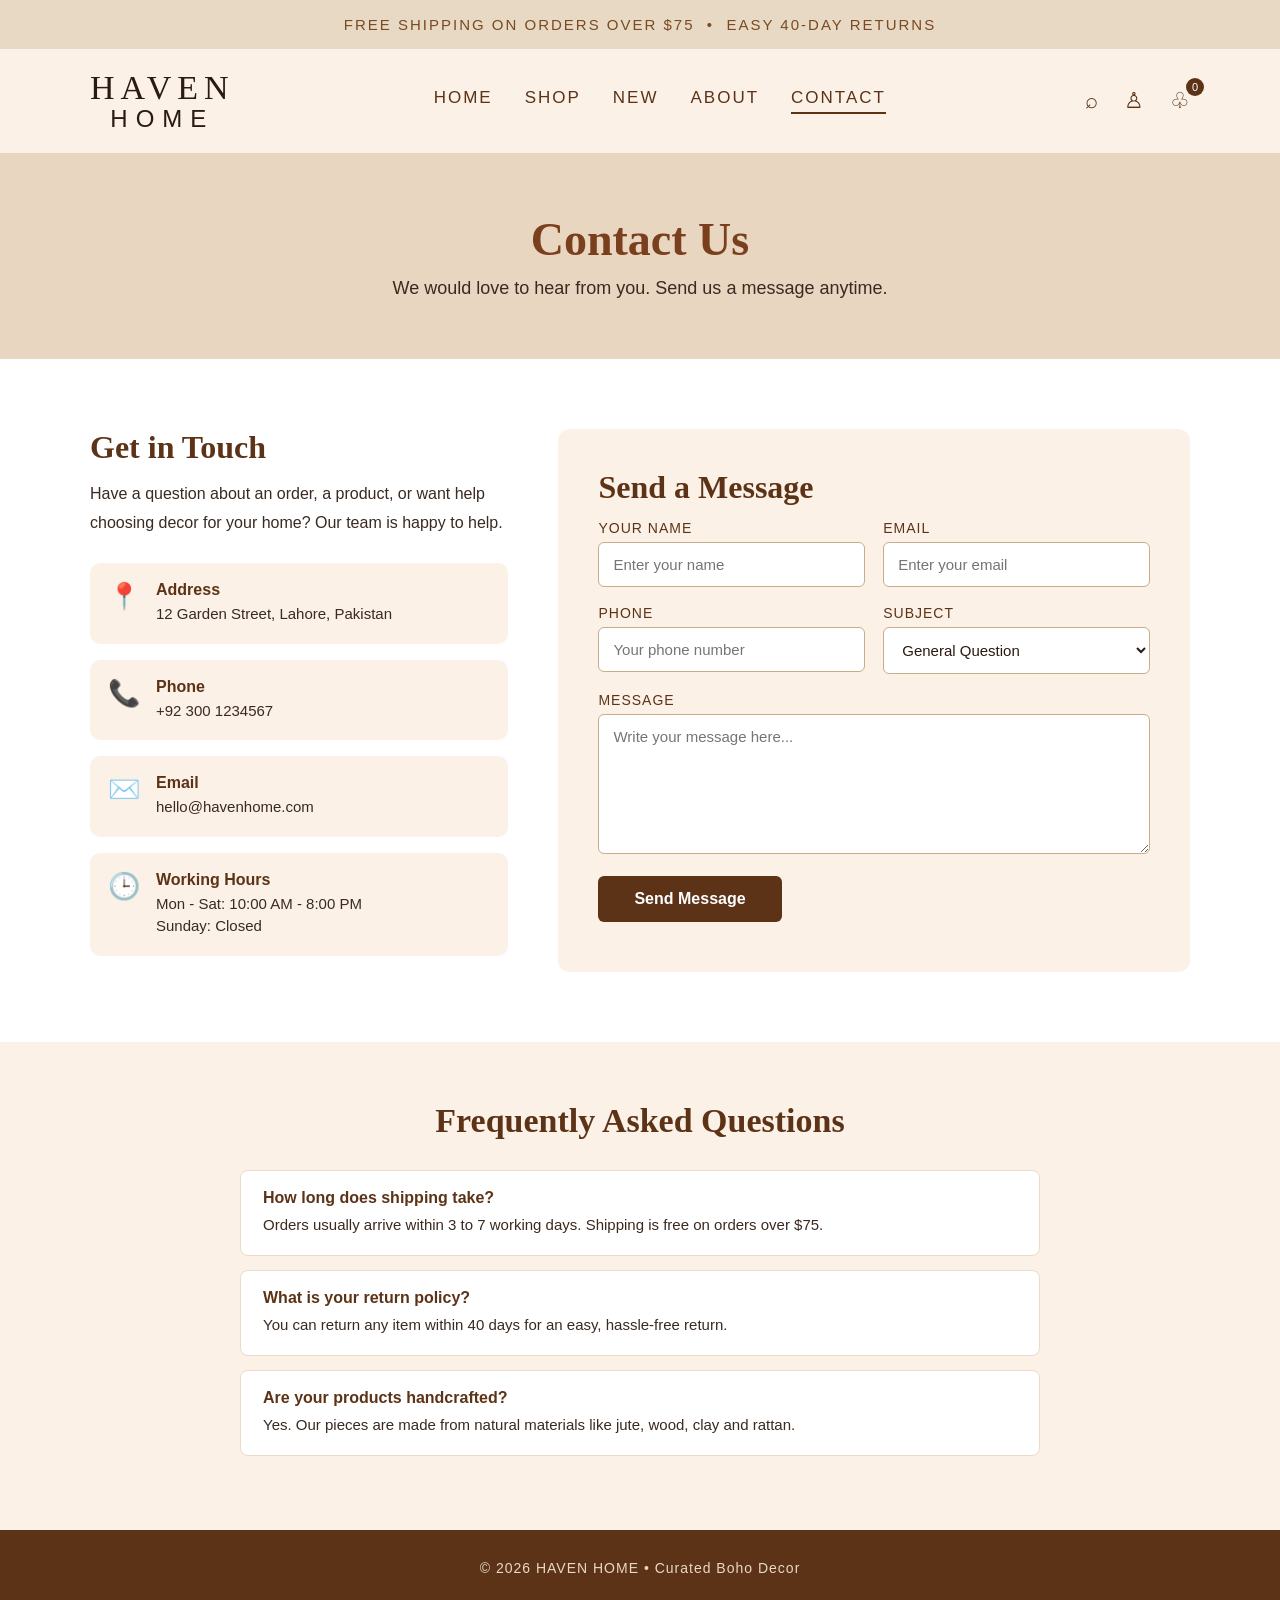
<file: contact.html>
<!DOCTYPE html>
<html lang="en">
<head>
  <meta charset="UTF-8">
  <meta name="viewport" content="width=device-width, initial-scale=1.0">
  <title>Contact - Haven Home</title>
  <style>
    * { margin: 0; padding: 0; box-sizing: border-box; }
    body { font-family: Arial, Helvetica, sans-serif; color: #2b1a10; background: #fff; }
    a { text-decoration: none; color: inherit; }

    /* Top announcement bar */
    .announce {
      background: #e8d9c5; color: #7a4a22; text-align: center;
      padding: 16px; font-size: 15px; letter-spacing: 2px; text-transform: uppercase;
    }

    /* Header / Navbar */
    header {
      background: #fbf1e6; display: flex; align-items: center;
      justify-content: space-between; padding: 20px 90px;
    }
    .logo { text-align: center; font-family: Georgia, serif; line-height: 1.1; }
    .logo .big { font-size: 34px; letter-spacing: 6px; }
    .logo .small { font-size: 24px; letter-spacing: 8px; font-family: Arial, sans-serif; }
    nav { display: flex; gap: 32px; }
    nav a { font-size: 17px; letter-spacing: 2px; text-transform: uppercase; color: #5c3317; padding-bottom: 4px; }
    nav a:hover, nav a.active { border-bottom: 2px solid #5c3317; }
    .icons { display: flex; gap: 26px; align-items: center; font-size: 22px; color: #5c3317; }
    .cart { position: relative; }
    .cart small {
      position: absolute; top: -10px; right: -14px; background: #5c3317; color: #fff;
      font-size: 11px; width: 18px; height: 18px; border-radius: 50%;
      display: flex; align-items: center; justify-content: center;
    }

    /* Banner */
    .banner { background: #e8d6c0; text-align: center; padding: 60px 20px; }
    .banner h1 { font-family: Georgia, serif; font-size: 46px; color: #7a3f1d; margin-bottom: 12px; }
    .banner p { font-size: 18px; color: #3a2a20; }

    /* Contact section */
    .contact {
      display: flex; gap: 50px; padding: 70px 90px; max-width: 1300px; margin: auto;
    }
    .info { width: 40%; }
    .info h2, .form-box h2 { font-family: Georgia, serif; font-size: 32px; color: #5c3317; margin-bottom: 14px; }
    .info > p { font-size: 16px; line-height: 1.8; color: #3a2a20; margin-bottom: 26px; }
    .info-item {
      display: flex; gap: 16px; align-items: flex-start; background: #fbf1e6;
      padding: 18px; border-radius: 10px; margin-bottom: 16px;
    }
    .info-item .icon { font-size: 26px; }
    .info-item h4 { color: #5c3317; margin-bottom: 4px; font-size: 16px; }
    .info-item p { font-size: 15px; color: #3a2a20; line-height: 1.5; }

    .form-box { width: 60%; background: #fbf1e6; padding: 40px; border-radius: 12px; }
    .row { display: flex; gap: 18px; }
    .field { flex: 1; margin-bottom: 18px; }
    label { display: block; font-size: 14px; color: #5c3317; margin-bottom: 6px; letter-spacing: 1px; text-transform: uppercase; }
    input, select, textarea {
      width: 100%; padding: 13px 14px; border: 1px solid #c9ac8a; border-radius: 6px;
      font-size: 15px; font-family: inherit; background: #fff; color: #2b1a10;
    }
    input:focus, select:focus, textarea:focus { outline: none; border-color: #5c3317; box-shadow: 0 0 0 3px rgba(92,51,23,0.12); }
    textarea { resize: vertical; min-height: 140px; }
    .send-btn {
      background: #5c3317; color: #fff; border: none; padding: 14px 36px;
      border-radius: 6px; font-size: 16px; font-weight: bold; cursor: pointer; transition: 0.3s;
    }
    .send-btn:hover { background: #7a3f1d; }
    .success {
      display: none; margin-top: 18px; background: #e3f1dc; color: #2f5d1f;
      padding: 14px; border-radius: 6px; font-size: 15px;
    }

    /* FAQ */
    .faq { background: #fbf1e6; padding: 60px 90px; text-align: center; }
    .faq h2 { font-family: Georgia, serif; font-size: 34px; color: #5c3317; margin-bottom: 30px; }
    .faq-item {
      background: #fff; max-width: 800px; margin: 0 auto 14px; text-align: left;
      border-radius: 8px; padding: 18px 22px; border: 1px solid #eadcc9;
    }
    .faq-item h4 { color: #5c3317; margin-bottom: 6px; }
    .faq-item p { font-size: 15px; color: #3a2a20; line-height: 1.6; }

    /* Footer */
    footer { background: #5c3317; color: #e8d9c5; text-align: center; padding: 30px 20px; font-size: 14px; letter-spacing: 1px; }

    @media (max-width: 900px) {
      header { flex-direction: column; gap: 16px; padding: 20px; }
      nav { gap: 18px; flex-wrap: wrap; justify-content: center; }
      .contact { flex-direction: column; padding: 40px 20px; }
      .info, .form-box { width: 100%; }
      .row { flex-direction: column; gap: 0; }
      .faq { padding: 40px 20px; }
    }
  </style>
</head>
<body>

  <div class="announce">Free shipping on orders over $75 &nbsp;•&nbsp; Easy 40-day returns</div>

  <header>
    <div class="logo">
      <div class="big">HAVEN</div>
      <div class="small">HOME</div>
    </div>

    <nav>
      <a href="index.html">Home</a>
      <a href="shop.html">Shop</a>
      <a href="new.html">New</a>
      <a href="about.html">About</a>
      <a href="contact.html" class="active">Contact</a>
    </nav>

    <div class="icons">
      <span>⌕</span>
      <span>♙</span>
      <span class="cart">♧<small>0</small></span>
    </div>
  </header>

  <section class="banner">
    <h1>Contact Us</h1>
    <p>We would love to hear from you. Send us a message anytime.</p>
  </section>

  <section class="contact">

    <div class="info">
      <h2>Get in Touch</h2>
      <p>Have a question about an order, a product, or want help choosing decor for your home? Our team is happy to help.</p>

      <div class="info-item">
        <div class="icon">📍</div>
        <div><h4>Address</h4><p>12 Garden Street, Lahore, Pakistan</p></div>
      </div>
      <div class="info-item">
        <div class="icon">📞</div>
        <div><h4>Phone</h4><p>+92 300 1234567</p></div>
      </div>
      <div class="info-item">
        <div class="icon">✉️</div>
        <div><h4>Email</h4><p>hello@havenhome.com</p></div>
      </div>
      <div class="info-item">
        <div class="icon">🕒</div>
        <div><h4>Working Hours</h4><p>Mon - Sat: 10:00 AM - 8:00 PM<br>Sunday: Closed</p></div>
      </div>
    </div>

    <div class="form-box">
      <h2>Send a Message</h2>
      <form id="contactForm">
        <div class="row">
          <div class="field"><label for="name">Your Name</label><input type="text" id="name" placeholder="Enter your name" required></div>
          <div class="field"><label for="email">Email</label><input type="email" id="email" placeholder="Enter your email" required></div>
        </div>
        <div class="row">
          <div class="field"><label for="phone">Phone</label><input type="tel" id="phone" placeholder="Your phone number"></div>
          <div class="field">
            <label for="subject">Subject</label>
            <select id="subject">
              <option>General Question</option>
              <option>Order Help</option>
              <option>Returns &amp; Refunds</option>
              <option>Product Information</option>
            </select>
          </div>
        </div>
        <div class="field"><label for="message">Message</label><textarea id="message" placeholder="Write your message here..." required></textarea></div>
        <button type="submit" class="send-btn">Send Message</button>
        <div class="success" id="successMsg">Thank you! Your message has been sent. We will reply soon.</div>
      </form>
    </div>

  </section>

  <section class="faq">
    <h2>Frequently Asked Questions</h2>
    <div class="faq-item"><h4>How long does shipping take?</h4><p>Orders usually arrive within 3 to 7 working days. Shipping is free on orders over $75.</p></div>
    <div class="faq-item"><h4>What is your return policy?</h4><p>You can return any item within 40 days for an easy, hassle-free return.</p></div>
    <div class="faq-item"><h4>Are your products handcrafted?</h4><p>Yes. Our pieces are made from natural materials like jute, wood, clay and rattan.</p></div>
  </section>

  <footer>© 2026 HAVEN HOME • Curated Boho Decor</footer>

  <script>
    document.getElementById("contactForm").addEventListener("submit", function (e) {
      e.preventDefault();
      document.getElementById("successMsg").style.display = "block";
      this.reset();
    });
  </script>
</body>
</html>
</file>
